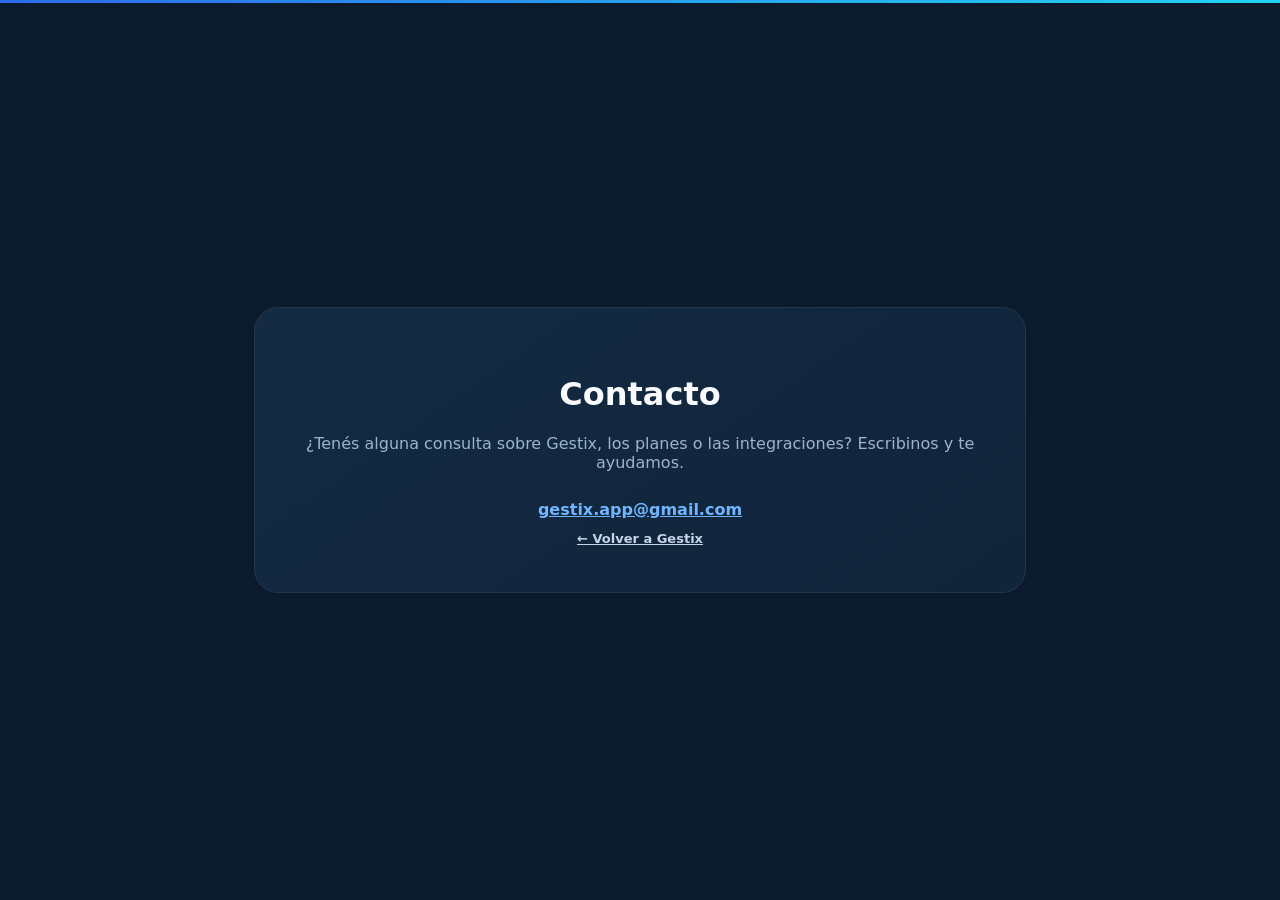
<file: contacto.html>
<!doctype html><html lang="es"><head><meta charset="utf-8"><meta name="viewport" content="width=device-width,initial-scale=1"><meta name="description" content="Contacto de Gestix: consultas sobre planes, funcionalidades e integraciones."><link rel="canonical" href="https://gestix.com.ar/contacto.html"><meta property="og:title" content="Contacto | Gestix"><meta property="og:description" content="Consultas sobre Gestix, planes e integraciones."><meta property="og:url" content="https://gestix.com.ar/contacto.html"><title>Contacto | Gestix</title><style>body{margin:0;background:#0b1a2d;color:#f7f9fc;font-family:Inter,system-ui,sans-serif;min-height:100vh;display:grid;place-items:center}.card{max-width:680px;margin:24px;padding:45px;border:1px solid #203750;border-radius:24px;background:linear-gradient(145deg,#142b43,#10243a);text-align:center}.card p{color:#9db4ce}.mail,.back{display:inline-block;margin-top:12px;color:#72b5ff;font-weight:800}.back{color:#c5d4e8;font-size:13px}</style></head><body><div style="position:fixed;top:0;left:0;right:0;height:3px;background:linear-gradient(90deg,#2d6bea,#22d4f2);z-index:10"></div><main class="card"><h1>Contacto</h1><p>¿Tenés alguna consulta sobre Gestix, los planes o las integraciones? Escribinos y te ayudamos.</p><a class="mail" href="mailto:gestix.app@gmail.com">gestix.app@gmail.com</a><br><a class="back" href="/">← Volver a Gestix</a></main></body></html>
</file>
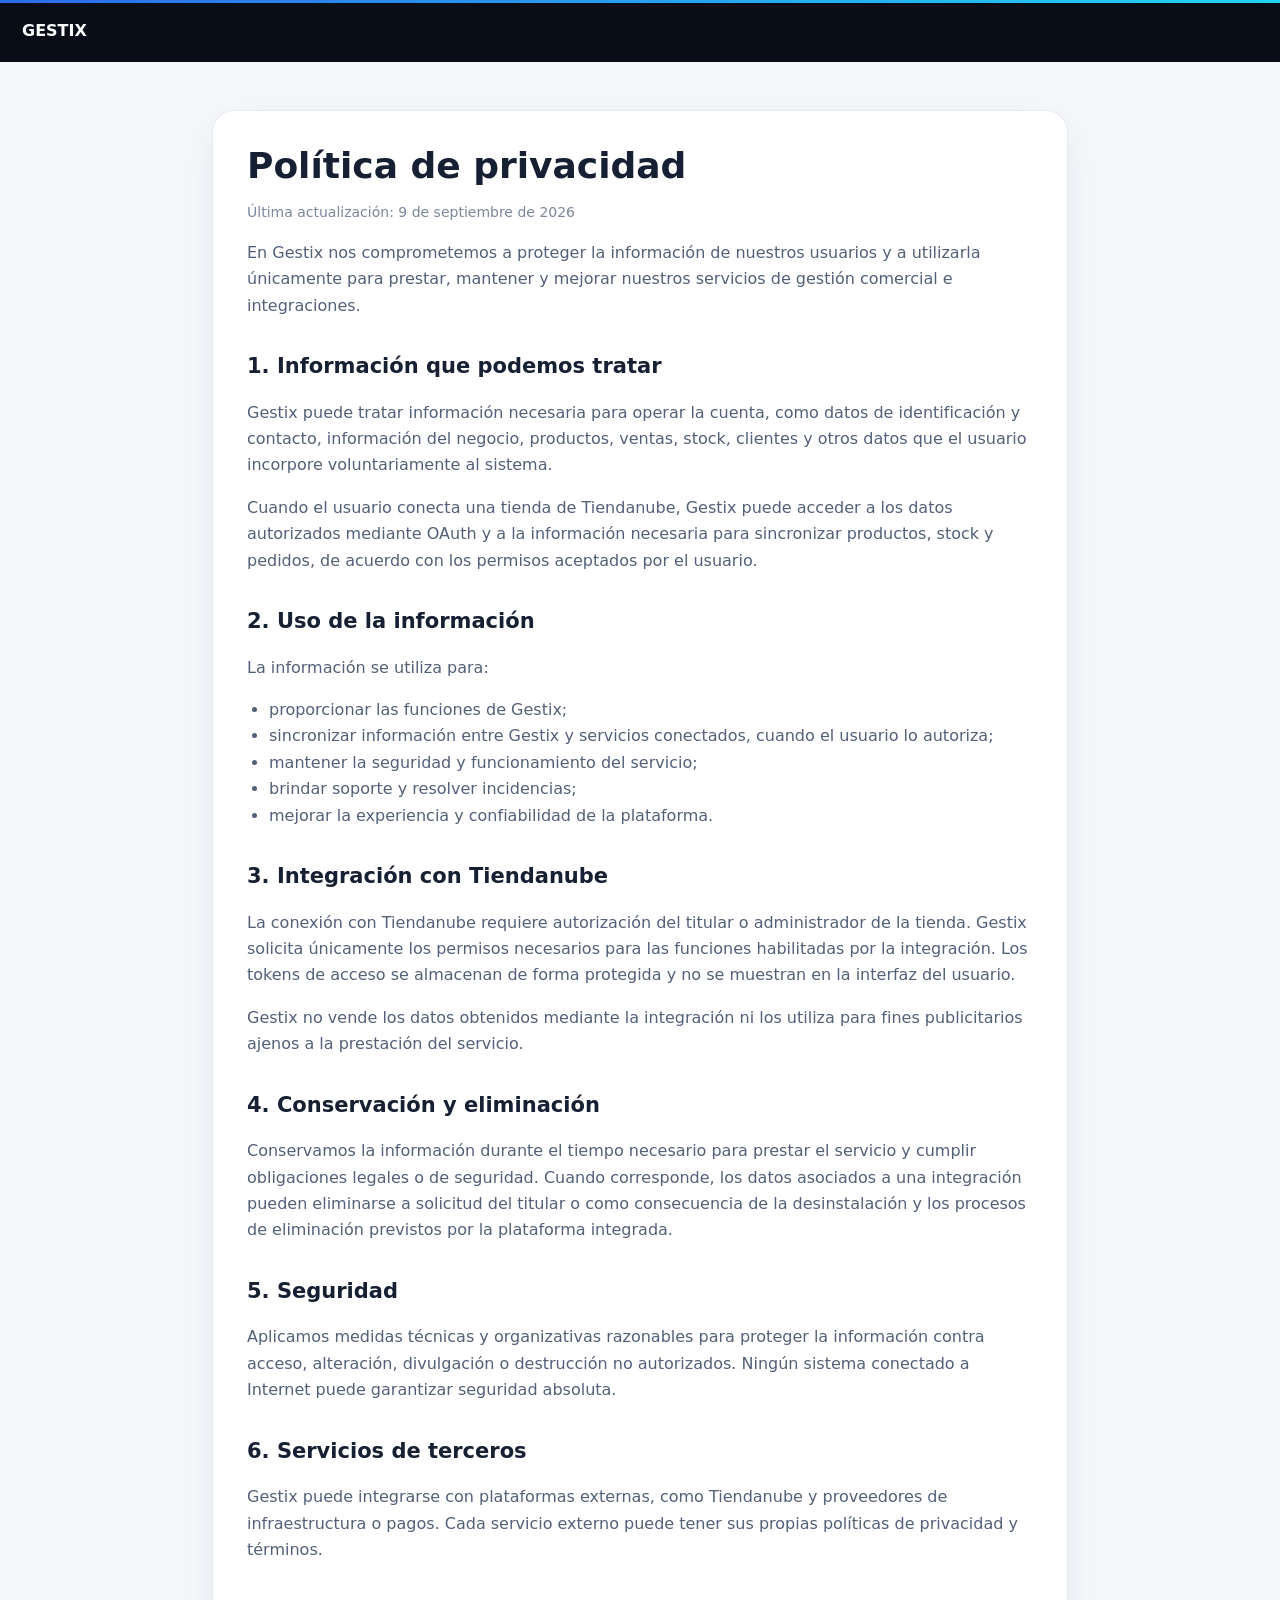
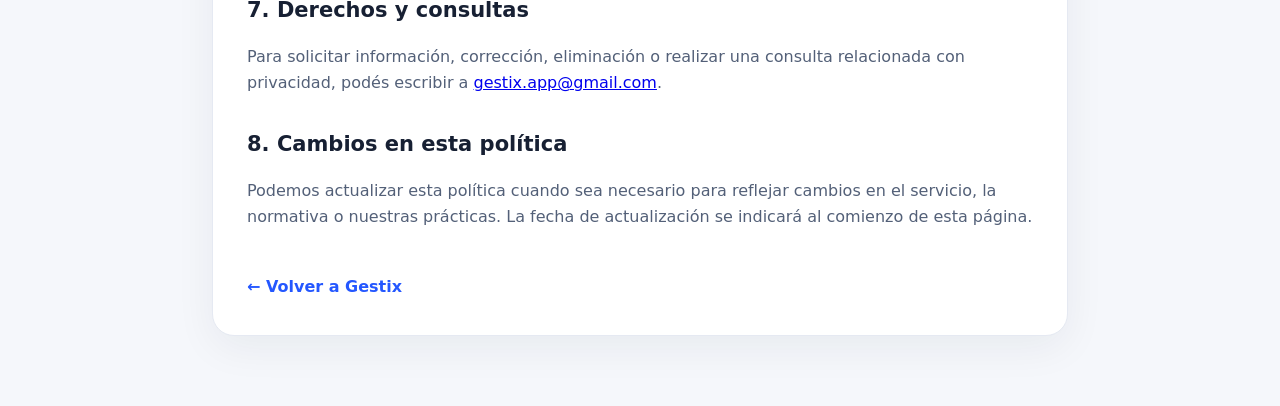
<file: privacidad.html>
<!doctype html>
<html lang="es">
<head>
  <meta charset="utf-8">
  <meta name="viewport" content="width=device-width, initial-scale=1">
  <meta name="description" content="Política de privacidad de Gestix.">
  <meta name="theme-color" content="#080d18">
  <link rel="icon" type="image/png" href="gestix-app-icon.png">
  <title>Política de privacidad | Gestix</title>
  <style>
    :root{font-family:Inter,system-ui,-apple-system,BlinkMacSystemFont,"Segoe UI",sans-serif;color:#172033;background:#f5f7fb}
    *{box-sizing:border-box}body{margin:0;line-height:1.65}.top{background:#080d18;color:#fff;padding:18px 22px}.top a{color:#fff;text-decoration:none;font-weight:800}.wrap{max-width:900px;margin:0 auto;padding:48px 22px 70px}.card{background:#fff;border:1px solid #e5e9f2;border-radius:22px;padding:34px;box-shadow:0 12px 40px rgba(20,30,50,.06)}h1{font-size:36px;line-height:1.15;margin:0 0 10px}h2{font-size:21px;margin:30px 0 8px}p,li{color:#536078}ul{padding-left:22px}.muted{color:#7b879c;font-size:14px}.back{display:inline-block;margin-top:28px;color:#2457ff;text-decoration:none;font-weight:700}@media(max-width:600px){.wrap{padding:28px 14px 50px}.card{padding:24px 20px;border-radius:16px}h1{font-size:30px}}
  </style>
<link rel="canonical" href="https://gestix.com.ar/privacidad.html"><meta property="og:title" content="Política de privacidad | Gestix"><meta property="og:description" content="Política de privacidad de Gestix y tratamiento de información de usuarios."><meta property="og:url" content="https://gestix.com.ar/privacidad.html"></head>
<body><div style="position:fixed;top:0;left:0;right:0;height:3px;background:linear-gradient(90deg,#2d6bea,#22d4f2);z-index:10"></div>
  <div class="top"><a href="https://gestix.com.ar">GESTIX</a></div>
  <main class="wrap">
    <article class="card">
      <h1>Política de privacidad</h1>
      <p class="muted">Última actualización: 9 de septiembre de 2026</p>

      <p>En Gestix nos comprometemos a proteger la información de nuestros usuarios y a utilizarla únicamente para prestar, mantener y mejorar nuestros servicios de gestión comercial e integraciones.</p>

      <h2>1. Información que podemos tratar</h2>
      <p>Gestix puede tratar información necesaria para operar la cuenta, como datos de identificación y contacto, información del negocio, productos, ventas, stock, clientes y otros datos que el usuario incorpore voluntariamente al sistema.</p>
      <p>Cuando el usuario conecta una tienda de Tiendanube, Gestix puede acceder a los datos autorizados mediante OAuth y a la información necesaria para sincronizar productos, stock y pedidos, de acuerdo con los permisos aceptados por el usuario.</p>

      <h2>2. Uso de la información</h2>
      <p>La información se utiliza para:</p>
      <ul>
        <li>proporcionar las funciones de Gestix;</li>
        <li>sincronizar información entre Gestix y servicios conectados, cuando el usuario lo autoriza;</li>
        <li>mantener la seguridad y funcionamiento del servicio;</li>
        <li>brindar soporte y resolver incidencias;</li>
        <li>mejorar la experiencia y confiabilidad de la plataforma.</li>
      </ul>

      <h2>3. Integración con Tiendanube</h2>
      <p>La conexión con Tiendanube requiere autorización del titular o administrador de la tienda. Gestix solicita únicamente los permisos necesarios para las funciones habilitadas por la integración. Los tokens de acceso se almacenan de forma protegida y no se muestran en la interfaz del usuario.</p>
      <p>Gestix no vende los datos obtenidos mediante la integración ni los utiliza para fines publicitarios ajenos a la prestación del servicio.</p>

      <h2>4. Conservación y eliminación</h2>
      <p>Conservamos la información durante el tiempo necesario para prestar el servicio y cumplir obligaciones legales o de seguridad. Cuando corresponde, los datos asociados a una integración pueden eliminarse a solicitud del titular o como consecuencia de la desinstalación y los procesos de eliminación previstos por la plataforma integrada.</p>

      <h2>5. Seguridad</h2>
      <p>Aplicamos medidas técnicas y organizativas razonables para proteger la información contra acceso, alteración, divulgación o destrucción no autorizados. Ningún sistema conectado a Internet puede garantizar seguridad absoluta.</p>

      <h2>6. Servicios de terceros</h2>
      <p>Gestix puede integrarse con plataformas externas, como Tiendanube y proveedores de infraestructura o pagos. Cada servicio externo puede tener sus propias políticas de privacidad y términos.</p>

      <h2>7. Derechos y consultas</h2>
      <p>Para solicitar información, corrección, eliminación o realizar una consulta relacionada con privacidad, podés escribir a <a href="mailto:gestix.app@gmail.com">gestix.app@gmail.com</a>.</p>

      <h2>8. Cambios en esta política</h2>
      <p>Podemos actualizar esta política cuando sea necesario para reflejar cambios en el servicio, la normativa o nuestras prácticas. La fecha de actualización se indicará al comienzo de esta página.</p>

      <a class="back" href="https://gestix.com.ar">← Volver a Gestix</a>
    </article>
  </main>
</body>
</html>
</file>
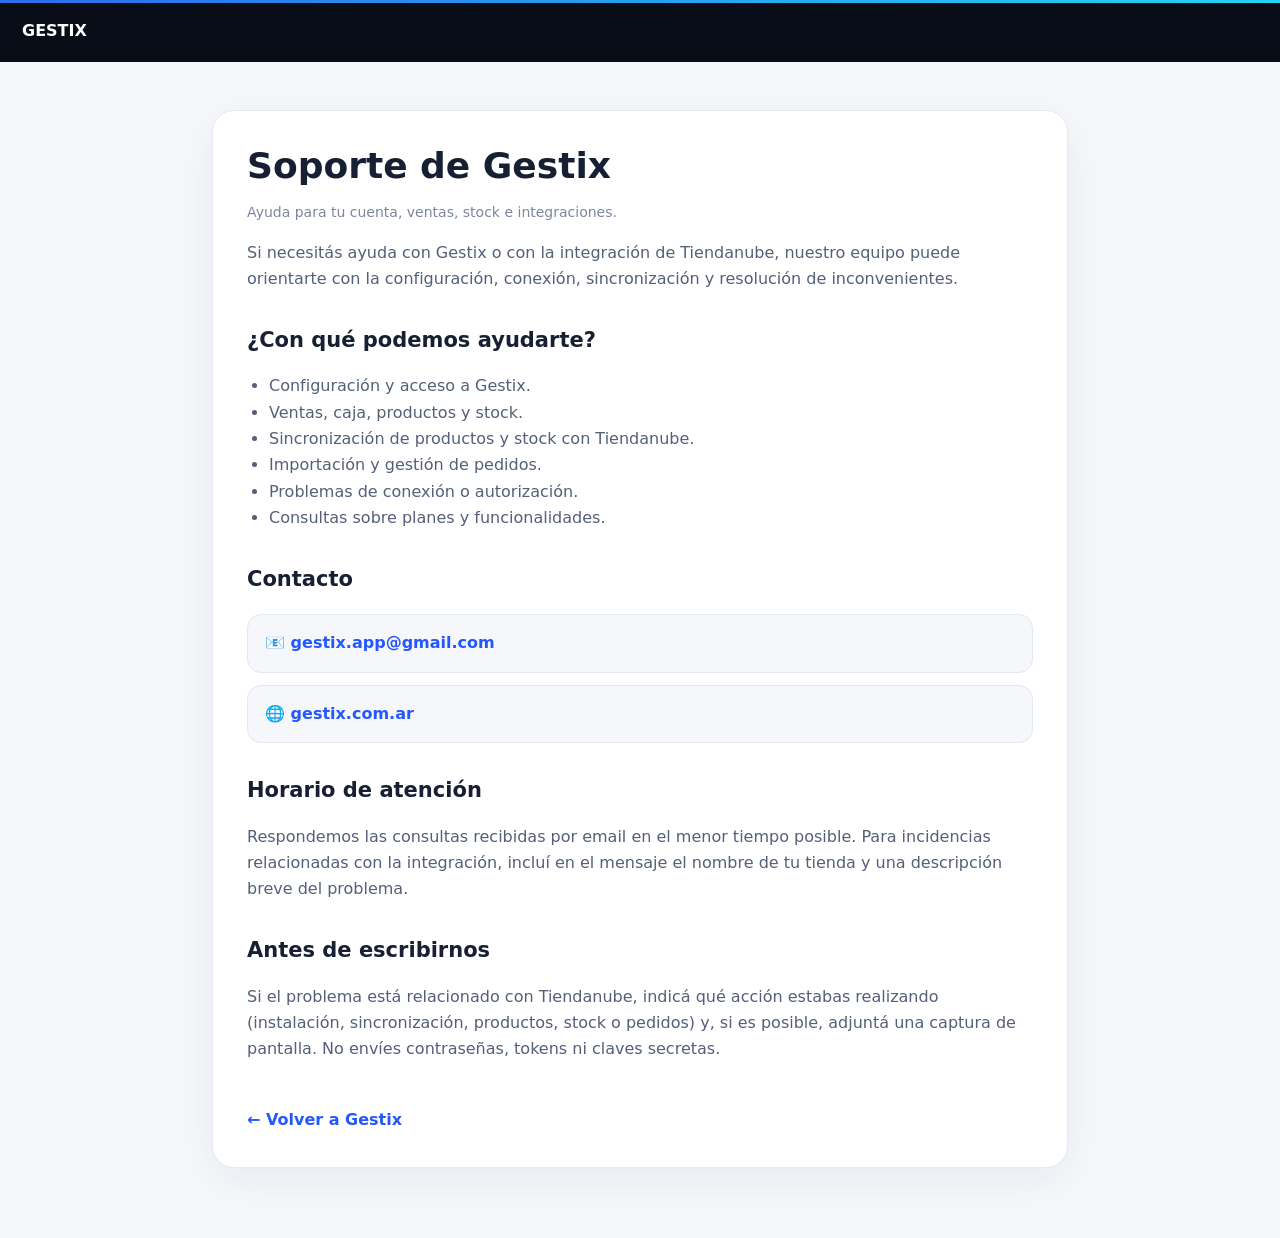
<file: soporte.html>
<!doctype html>
<html lang="es">
<head>
  <meta charset="utf-8">
  <meta name="viewport" content="width=device-width, initial-scale=1">
  <meta name="description" content="Soporte de Gestix.">
  <meta name="theme-color" content="#080d18">
  <link rel="icon" type="image/png" href="gestix-app-icon.png">
  <title>Soporte | Gestix</title>
  <style>
    :root{font-family:Inter,system-ui,-apple-system,BlinkMacSystemFont,"Segoe UI",sans-serif;color:#172033;background:#f5f7fb}
    *{box-sizing:border-box}body{margin:0;line-height:1.65}.top{background:#080d18;color:#fff;padding:18px 22px}.top a{color:#fff;text-decoration:none;font-weight:800}.wrap{max-width:900px;margin:0 auto;padding:48px 22px 70px}.card{background:#fff;border:1px solid #e5e9f2;border-radius:22px;padding:34px;box-shadow:0 12px 40px rgba(20,30,50,.06)}h1{font-size:36px;line-height:1.15;margin:0 0 10px}h2{font-size:21px;margin:30px 0 8px}p,li{color:#536078}ul{padding-left:22px}.muted{color:#7b879c;font-size:14px}.contact{display:grid;gap:12px;margin-top:18px}.contact a{display:block;background:#f5f7fb;border:1px solid #e3e8f1;border-radius:14px;padding:15px 17px;color:#2457ff;text-decoration:none;font-weight:700}.back{display:inline-block;margin-top:28px;color:#2457ff;text-decoration:none;font-weight:700}@media(max-width:600px){.wrap{padding:28px 14px 50px}.card{padding:24px 20px;border-radius:16px}h1{font-size:30px}}
  </style>
<link rel="canonical" href="https://gestix.com.ar/soporte.html"><meta property="og:title" content="Soporte | Gestix"><meta property="og:description" content="Soporte de Gestix para cuentas, ventas, stock e integraciones."><meta property="og:url" content="https://gestix.com.ar/soporte.html"></head>
<body><div style="position:fixed;top:0;left:0;right:0;height:3px;background:linear-gradient(90deg,#2d6bea,#22d4f2);z-index:10"></div>
  <div class="top"><a href="https://gestix.com.ar">GESTIX</a></div>
  <main class="wrap">
    <article class="card">
      <h1>Soporte de Gestix</h1>
      <p class="muted">Ayuda para tu cuenta, ventas, stock e integraciones.</p>

      <p>Si necesitás ayuda con Gestix o con la integración de Tiendanube, nuestro equipo puede orientarte con la configuración, conexión, sincronización y resolución de inconvenientes.</p>

      <h2>¿Con qué podemos ayudarte?</h2>
      <ul>
        <li>Configuración y acceso a Gestix.</li>
        <li>Ventas, caja, productos y stock.</li>
        <li>Sincronización de productos y stock con Tiendanube.</li>
        <li>Importación y gestión de pedidos.</li>
        <li>Problemas de conexión o autorización.</li>
        <li>Consultas sobre planes y funcionalidades.</li>
      </ul>

      <h2>Contacto</h2>
      <div class="contact">
        <a href="mailto:gestix.app@gmail.com">📧 gestix.app@gmail.com</a>
        <a href="https://gestix.com.ar">🌐 gestix.com.ar</a>
      </div>

      <h2>Horario de atención</h2>
      <p>Respondemos las consultas recibidas por email en el menor tiempo posible. Para incidencias relacionadas con la integración, incluí en el mensaje el nombre de tu tienda y una descripción breve del problema.</p>

      <h2>Antes de escribirnos</h2>
      <p>Si el problema está relacionado con Tiendanube, indicá qué acción estabas realizando (instalación, sincronización, productos, stock o pedidos) y, si es posible, adjuntá una captura de pantalla. No envíes contraseñas, tokens ni claves secretas.</p>

      <a class="back" href="https://gestix.com.ar">← Volver a Gestix</a>
    </article>
  </main>
</body>
</html>
</file>
